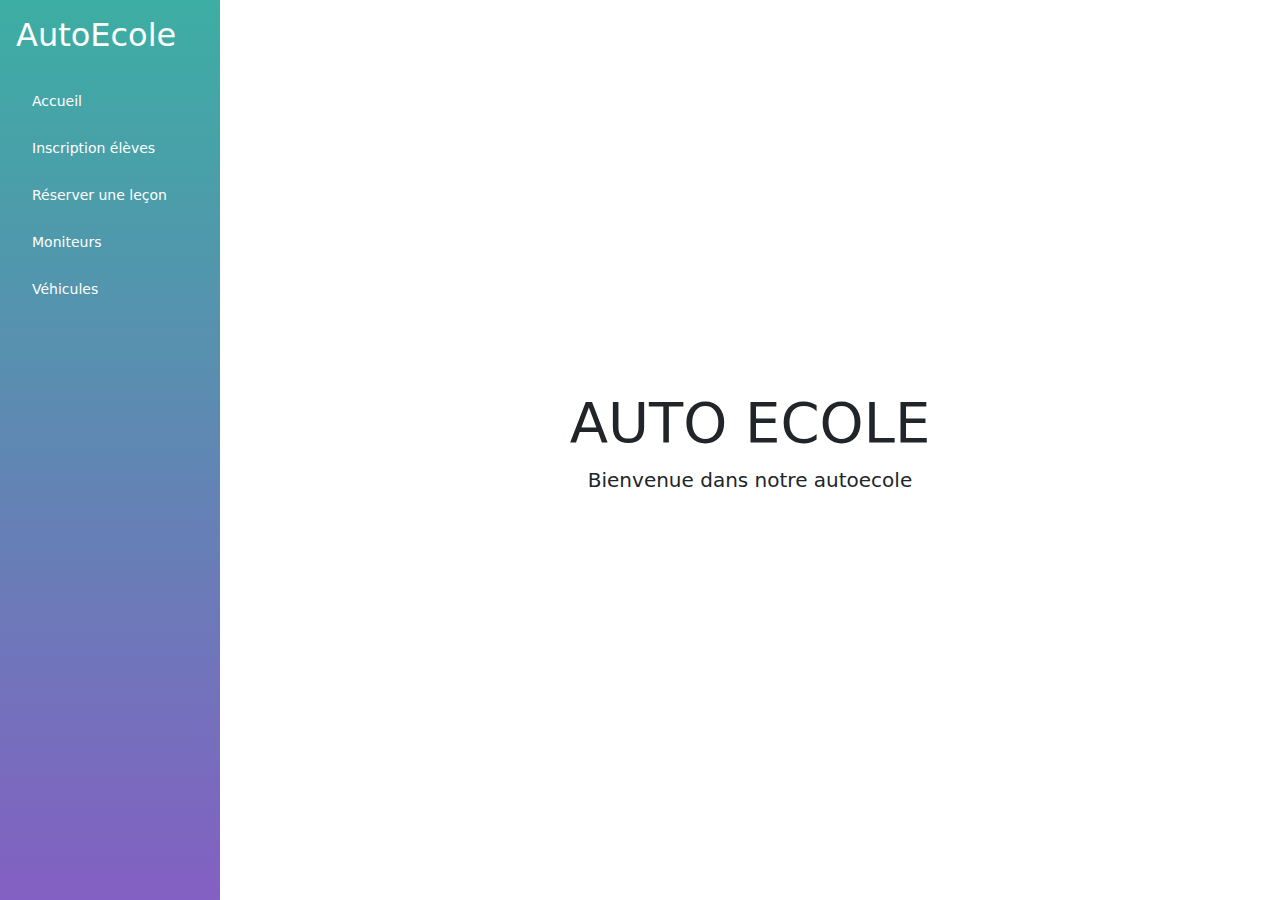
<file: ECF_AEL/wwwroot/index.html>
﻿<!DOCTYPE html>
<html lang="fr">

<head>
  <meta charset="UTF-8">
  <meta name="viewport" content="width=device-width, initial-scale=1">
  <title>Auto Ecole</title>
  <!-- Bootstrap -->
  <link href="https://cdn.jsdelivr.net/npm/bootstrap@5.3.3/dist/css/bootstrap.min.css" rel="stylesheet">
  <link rel="stylesheet" href="style.css">
</head>

<body>
  <div class="d-flex">
    <!-- Sidebar -->
    <div id="sidebar"></div>

    <!-- zone princip -->
    <div class="main-content d-flex flex-column justify-content-center align-items-center flex-grow-1">
      <h1 class="display-4">AUTO ECOLE</h1>
      <p class="lead">Bienvenue dans notre autoecole</p>
    </div>
  </div>

  <script>
    // charge sidebar
    fetch("sidebar.html")
      .then(res => res.text())
      .then(html => document.getElementById("sidebar").innerHTML = html);
  </script>



  <!-- Bootstrap Javascript-->
  <script src="https://cdn.jsdelivr.net/npm/bootstrap@5.3.3/dist/js/bootstrap.bundle.min.js"></script>
</body>

</html>
</file>
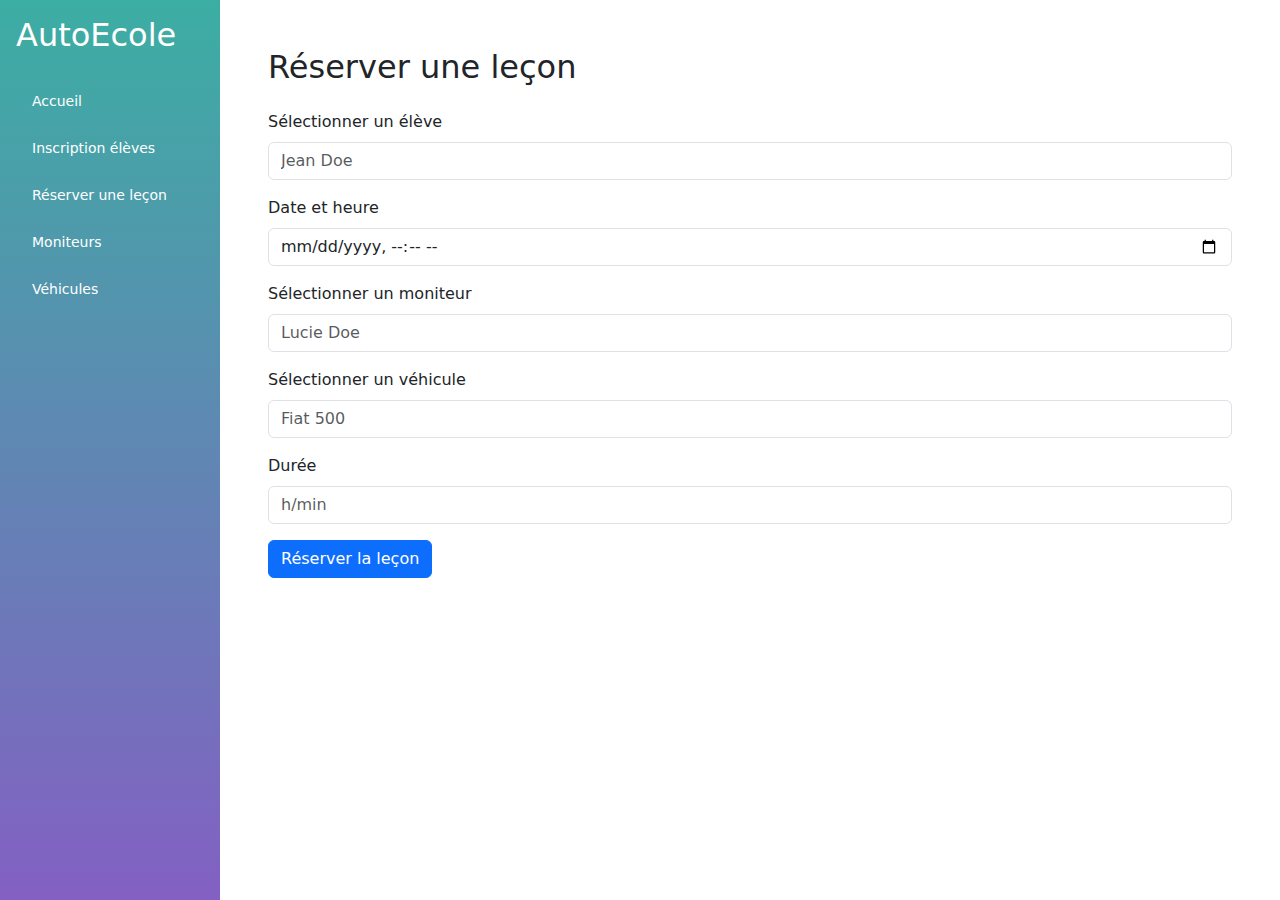
<file: ECF_AEL/wwwroot/lecons.html>
<!DOCTYPE html>
<html lang="fr">
<head>
  <meta charset="UTF-8">
  <meta name="viewport" content="width=device-width, initial-scale=1">
  <title>Inscrire un élève</title>
  <link href="https://cdn.jsdelivr.net/npm/bootstrap@5.3.3/dist/css/bootstrap.min.css" rel="stylesheet">
  <link rel="stylesheet" href="style.css">
</head>
<body>
  <div class="d-flex">
    <!-- Sidebar -->
    <div id="sidebar"></div>

   
    <!-- Contenu principal -->
    <div class="main-content flex-grow-1 p-5">
      <h2>Réserver une leçon</h2>
      <form id="leconForm" class="mt-4">
        
        <div class="mb-3">
          <label class="form-label">Sélectionner un élève</label>
          <input type="text" class="form-control" id="eleve" placeholder="Jean Doe" required>
        </div>

        <div class="mb-3">
          <label class="form-label">Date et heure</label>
          <input type="datetime-local" class="form-control" id="dateHeure" required>
        </div>

        <div class="mb-3">
          <label class="form-label">Sélectionner un moniteur</label>
          <input type="text" class="form-control" id="moniteur" placeholder="Lucie Doe" required>
        </div>

        <div class="mb-3">
          <label class="form-label">Sélectionner un véhicule</label>
          <input type="text" class="form-control" id="vehicule" placeholder="Fiat 500" required>
        </div>

        <div class="mb-3">
          <label class="form-label">Durée</label>
          <input type="text" class="form-control" id="duree" placeholder="h/min" required>
        </div>

        <button type="submit" class="btn btn-primary">Réserver la leçon</button>
      </form>
    </div>
  </div>


  <script>
    // charge sidebar
    fetch("sidebar.html")
      .then(res => res.text())
      .then(html => document.getElementById("sidebar").innerHTML = html);
  </script>
</body>
</html>
</file>
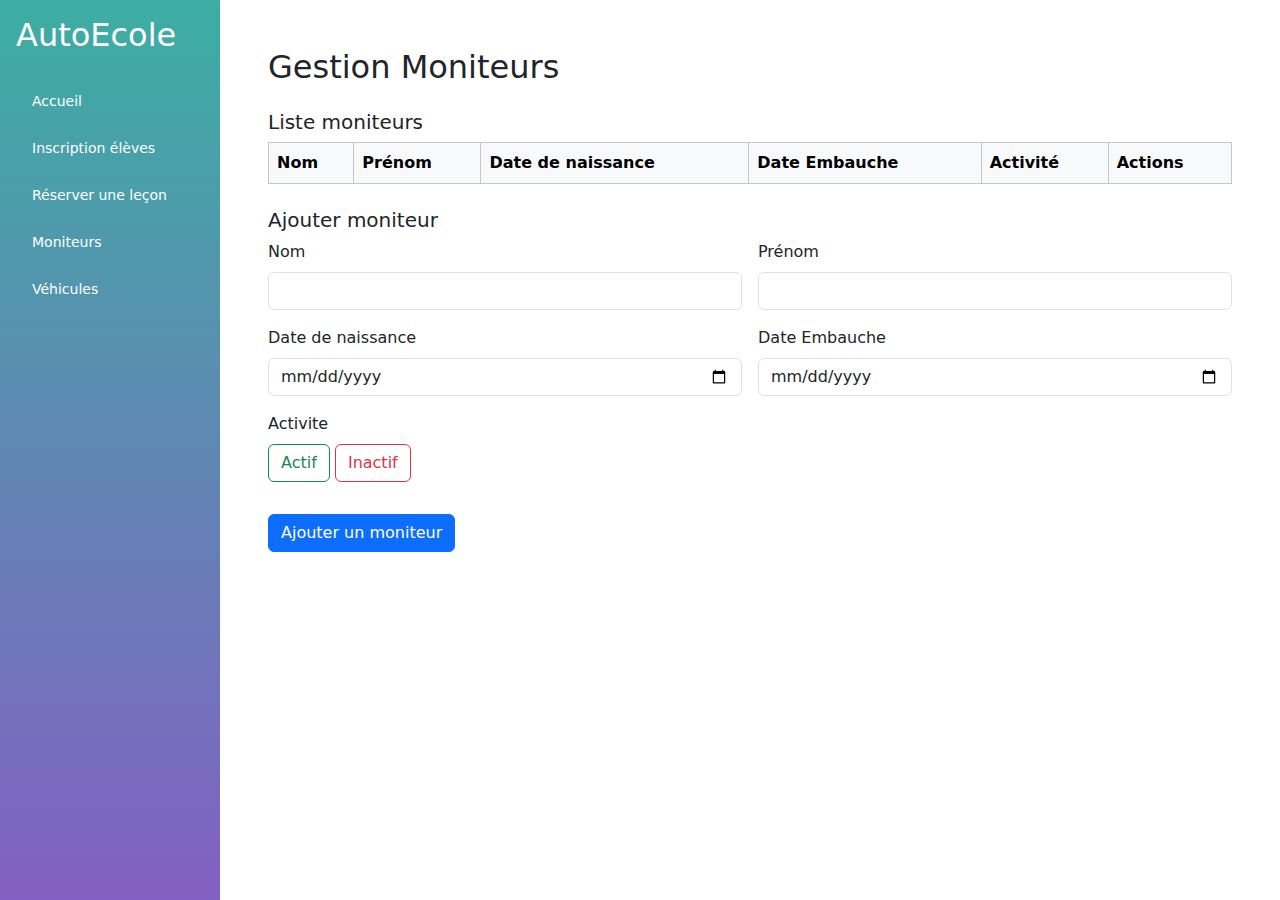
<file: ECF_AEL/wwwroot/moniteurs.html>
<!DOCTYPE html>
<html lang="fr">

<head>
  <meta charset="UTF-8">
  <meta name="viewport" content="width=device-width, initial-scale=1">
  <title>Inscrire un élève</title>
  <link href="https://cdn.jsdelivr.net/npm/bootstrap@5.3.3/dist/css/bootstrap.min.css" rel="stylesheet">
  <link href="https://cdn.jsdelivr.net/npm/bootstrap-icons/font/bootstrap-icons.css" rel="stylesheet">
  <link rel="stylesheet" href="style.css">
</head>

<body>
  <div class="d-flex">
    <!-- Sidebar -->
    <div id="sidebar"></div>


    <!-- Contenu principal -->
    <div class="main-content flex-grow-1 p-5">
      <h2>Gestion Moniteurs</h2>

      <!-- Tableau liste des moniteurs -->
      <h5 class="mt-4">Liste moniteurs</h5>
      <table class="table table-bordered table-striped">
        <thead class="table-light">
          <tr>
            <th>Nom</th>
            <th>Prénom</th>
            <th>Date de naissance</th>
            <th>Date Embauche</th>
            <th>Activité</th>
            <th>Actions</th>
          </tr>
        </thead>
        <tbody id="moniteursTable">
          <!-- Exemple de ligne  -->

        </tbody>
      </table>

      <!-- ajout moniteur -->
      <h5 class="mt-4">Ajouter moniteur</h5>
      <form id="moniteurForm" class="row g-3">
        <div class="col-md-6">
          <label class="form-label">Nom</label>
          <input type="text" class="form-control" id="nomMoniteur" required>
        </div>
        <div class="col-md-6">
          <label class="form-label">Prénom</label>
          <input type="text" class="form-control" id="prenomMoniteur" required>
        </div>
        <div class="col-md-6">
          <label class="form-label">Date de naissance</label>
          <input type="date" class="form-control" id="dateNaissance" required>
        </div>
        <div class="col-md-6">
          <label class="form-label">Date Embauche</label>
          <input type="date" class="form-control" id="dateEmbauche" required>
        </div>
        <div class="mb-3">
          <label class="form-label">Activite</label><br>
          <input type="radio" class="btn-check" name="activite" id="activiteActif" value="true" autocomplete="off">
          <label class="btn btn-outline-success" for="activiteActif">Actif</label>

          <input type="radio" class="btn-check" name="activite" id="activiteInactif" value="false" autocomplete="off">
          <label class="btn btn-outline-danger" for="activiteInactif">Inactif</label>
        </div>
        <div class="col-12">
          <button type="submit" class="btn btn-primary">Ajouter un moniteur</button>
        </div>
      </form>
    </div>
  </div>

  <div class="position-fixed bottom-0 end-0 p-3" style="z-index: 11">
    <div id="moniteurToast" class="toast align-items-center text-white bg-success border-0" role="alert">
      <div class="d-flex">
        <div class="toast-body" id="moniteurToastMessage">
          Message ici
        </div>
        <button type="button" class="btn-close btn-close-white me-2 m-auto" data-bs-dismiss="toast"></button>
      </div>
    </div>
  </div>

  <script>
    // charge sidebar
    fetch("sidebar.html")
      .then(res => res.text())
      .then(html => document.getElementById("sidebar").innerHTML = html);
  </script>

  <script type="module" src="./javascript/moniteurs/moniteurUI.js"></script>
  <script src="https://cdn.jsdelivr.net/npm/bootstrap@5.3.3/dist/js/bootstrap.bundle.min.js"></script>

</body>

</html>
</file>
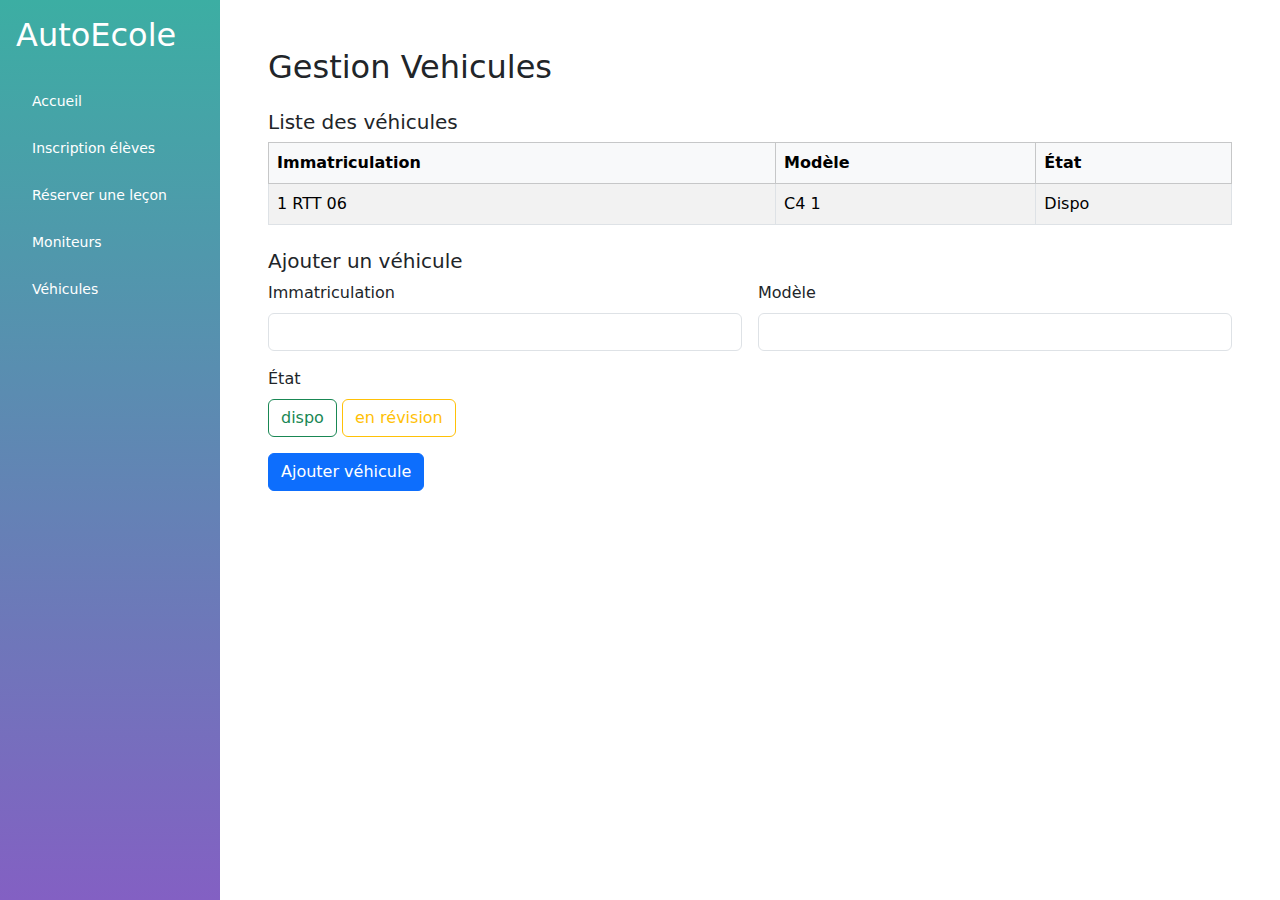
<file: ECF_AEL/wwwroot/vehicules.html>
<!DOCTYPE html>
<html lang="fr">
<head>
  <meta charset="UTF-8">
  <meta name="viewport" content="width=device-width, initial-scale=1">
  <title>Inscrire un élève</title>
  <link href="https://cdn.jsdelivr.net/npm/bootstrap@5.3.3/dist/css/bootstrap.min.css" rel="stylesheet">
  <link rel="stylesheet" href="style.css">
</head>
<body>
  <div class="d-flex">
    <!-- Sidebar -->
    <div id="sidebar"></div>

   
    <!-- Contenu principal -->
<div class="main-content flex-grow-1 p-5">
      <h2>Gestion Vehicules</h2>

      <!-- Tableau liste des véhicules -->
      <h5 class="mt-4">Liste des véhicules</h5>
      <table class="table table-bordered table-striped">
        <thead class="table-light">
          <tr>
            <th>Immatriculation</th>
            <th>Modèle</th>
            <th>État</th>
          </tr>
        </thead>
        <tbody id="vehiculesTable">
          <!-- Exemple -->
          <tr>
            <td>1 RTT 06</td>
            <td>C4 1</td>
            <td>Dispo</td>
          </tr>
        </tbody>
      </table>

      <!-- Formulaire ajout véhicule -->
      <h5 class="mt-4">Ajouter un véhicule</h5>
      <form id="vehiculeForm" class="row g-3">
        <div class="col-md-6">
          <label class="form-label">Immatriculation</label>
          <input type="text" class="form-control" id="immatriculation" required>
        </div>
        <div class="col-md-6">
          <label class="form-label">Modèle</label>
          <input type="text" class="form-control" id="modele" required>
        </div>
        <div class="col-md-6">
          <label class="form-label">État</label><br>
          <button type="button" class="btn btn-outline-success" onclick="setEtat('dispo')">dispo</button>
          <button type="button" class="btn btn-outline-warning" onclick="setEtat('en revision')">en révision</button>
        </div>
        <div class="col-12">
          <button type="submit" class="btn btn-primary">Ajouter véhicule</button>
        </div>
      </form>
    </div>
  </div>

  <script>
    // charger sidebar
    fetch("sidebar.html")
      .then(res => res.text())
      .then(html => document.getElementById("sidebar").innerHTML = html);
  </script>
</body>
</html>
</file>
<file: ECF_AEL/wwwroot/style.css>
/* Sidebar */
.sidebar {
  width: 220px;
  height: 100vh;
  background: linear-gradient(to bottom, #3caea3, #8360c3); 
}

/* pages differentes */
.sidebar .nav-link {
  font-size: 14px;
  margin: 5px 0;
}

.sidebar .nav-link:hover {
  background-color: rgba(255, 255, 255, 0.2);
  border-radius: 5px;
}
</file>
